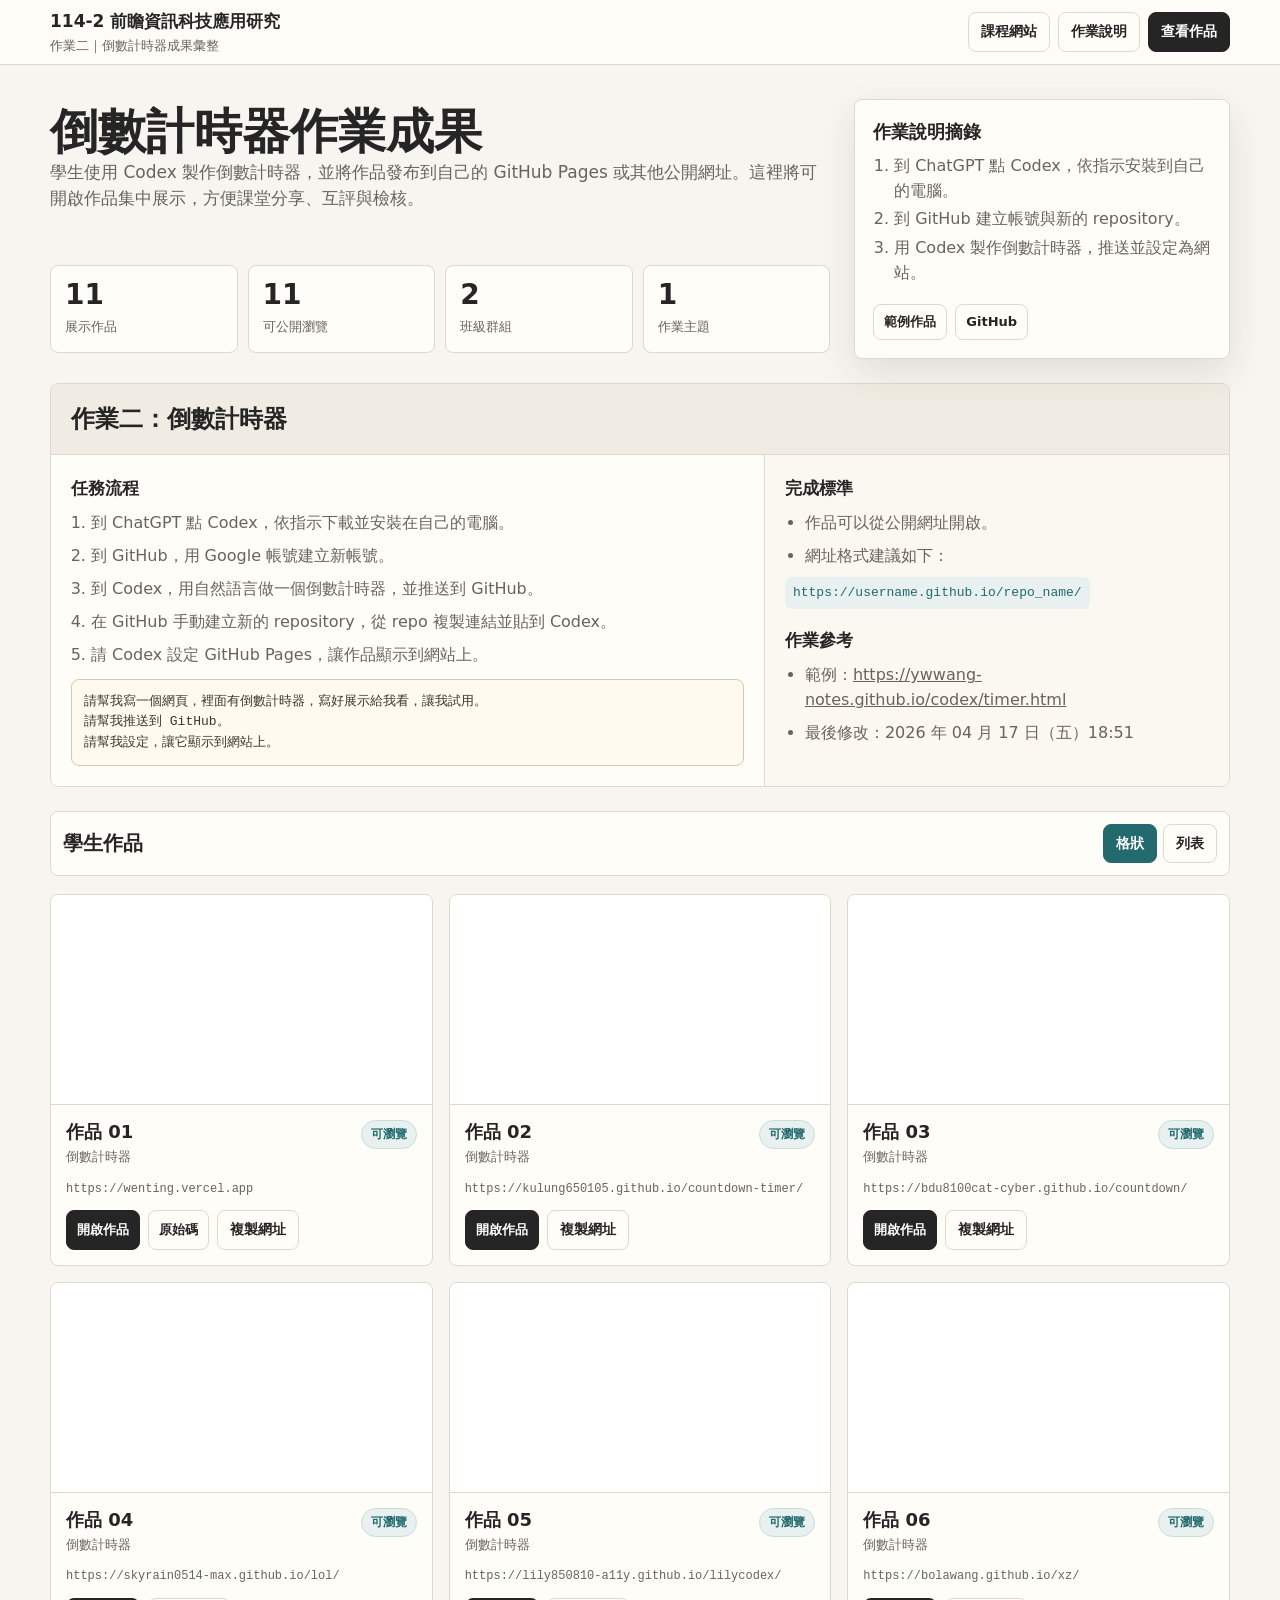
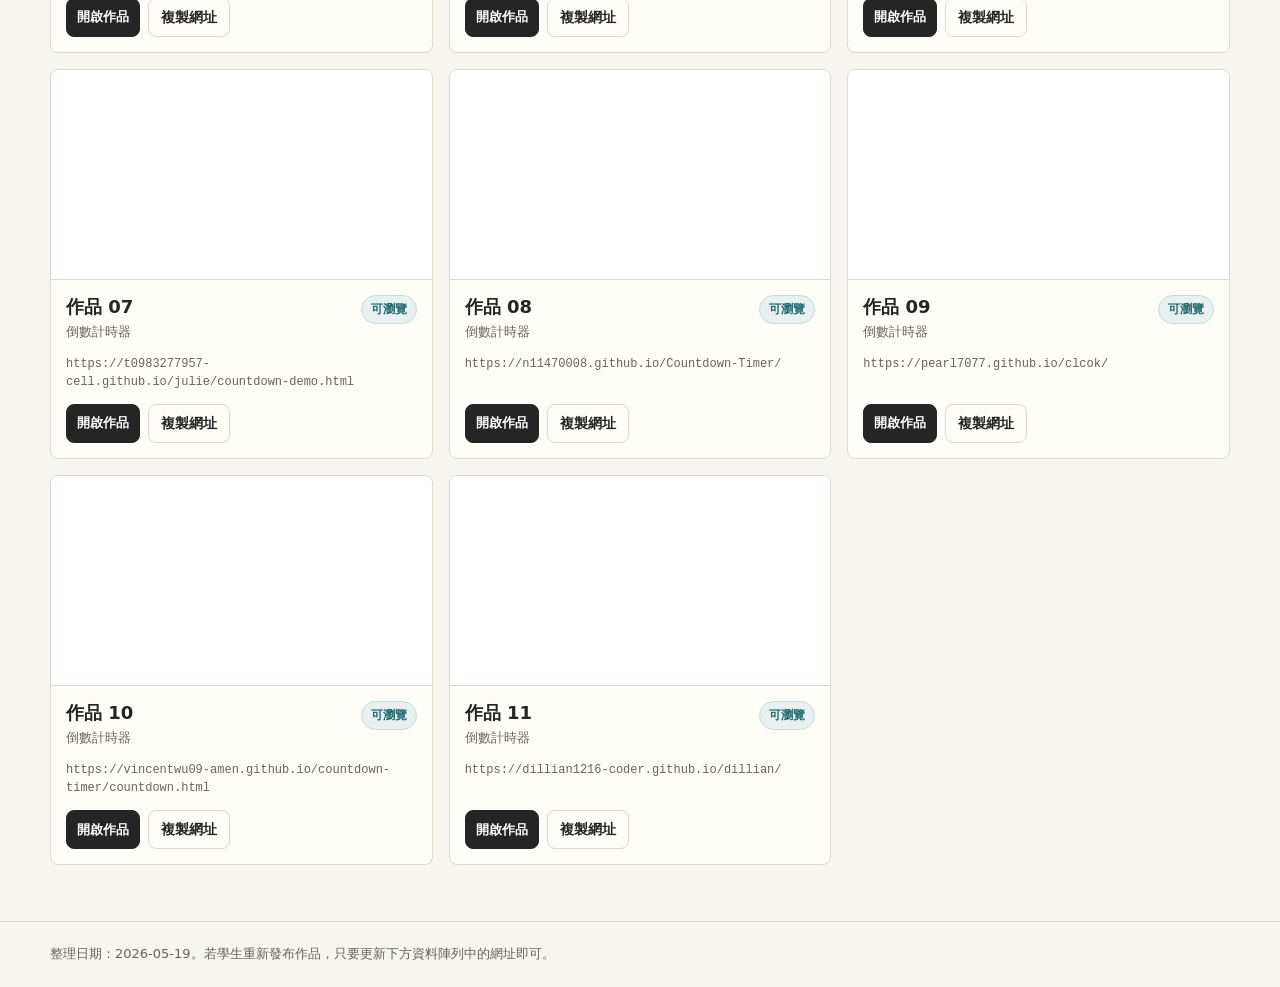
<file: index.html>
<!doctype html>
<html lang="zh-Hant">
<head>
  <meta charset="utf-8">
  <meta name="viewport" content="width=device-width, initial-scale=1">
  <title>114-2 前瞻資訊科技應用研究｜倒數計時器作業成果</title>
  <style>
    :root {
      --bg: #f7f5f0;
      --panel: #fffdf8;
      --ink: #252525;
      --muted: #68635d;
      --line: #ded8ce;
      --accent: #236a6f;
      --accent-2: #a34c2e;
      --accent-3: #5d6f2a;
      --soft: #e8f1ef;
      --warning: #fff2d8;
      --shadow: 0 14px 36px rgba(55, 47, 38, .11);
      font-family: "Noto Sans TC", "Microsoft JhengHei", system-ui, -apple-system, BlinkMacSystemFont, "Segoe UI", sans-serif;
    }

    * { box-sizing: border-box; }

    body {
      margin: 0;
      background: var(--bg);
      color: var(--ink);
      line-height: 1.55;
    }

    a { color: inherit; }

    .wrap {
      width: min(1180px, calc(100% - 32px));
      margin: 0 auto;
    }

    header {
      border-bottom: 1px solid var(--line);
      background: rgba(255, 253, 248, .88);
      backdrop-filter: blur(14px);
      position: sticky;
      top: 0;
      z-index: 10;
    }

    .topbar {
      min-height: 64px;
      display: flex;
      align-items: center;
      justify-content: space-between;
      gap: 16px;
    }

    .brand {
      display: flex;
      flex-direction: column;
      gap: 2px;
      min-width: 0;
    }

    .brand strong {
      font-size: 17px;
      font-weight: 800;
      white-space: nowrap;
      overflow: hidden;
      text-overflow: ellipsis;
    }

    .brand span {
      color: var(--muted);
      font-size: 13px;
    }

    .nav-actions {
      display: flex;
      gap: 8px;
      align-items: center;
      flex-wrap: wrap;
      justify-content: flex-end;
    }

    .button, button, select, input {
      border: 1px solid var(--line);
      background: var(--panel);
      color: var(--ink);
      border-radius: 8px;
      min-height: 38px;
      font: inherit;
    }

    .button, button {
      display: inline-flex;
      align-items: center;
      justify-content: center;
      gap: 7px;
      padding: 8px 12px;
      text-decoration: none;
      cursor: pointer;
      font-weight: 700;
      font-size: 14px;
    }

    button.active {
      background: var(--accent);
      border-color: var(--accent);
      color: white;
    }

    .button.primary {
      background: var(--ink);
      border-color: var(--ink);
      color: white;
    }

    main {
      padding: 34px 0 56px;
    }

    .intro {
      display: grid;
      grid-template-columns: minmax(0, 1.35fr) minmax(280px, .65fr);
      gap: 24px;
      align-items: stretch;
      margin-bottom: 24px;
    }

    .intro h1 {
      margin: 0;
      font-size: clamp(28px, 4vw, 48px);
      line-height: 1.12;
      letter-spacing: 0;
    }

    .intro-copy {
      display: flex;
      flex-direction: column;
      justify-content: space-between;
      gap: 20px;
      min-height: 250px;
      padding: 6px 0;
    }

    .intro-copy p {
      max-width: 780px;
      margin: 0;
      color: var(--muted);
      font-size: 17px;
    }

    .stats {
      display: grid;
      grid-template-columns: repeat(4, minmax(0, 1fr));
      gap: 10px;
    }

    .stat {
      background: var(--panel);
      border: 1px solid var(--line);
      border-radius: 8px;
      padding: 14px;
      min-height: 88px;
    }

    .stat b {
      display: block;
      font-size: 28px;
      line-height: 1.1;
    }

    .stat span {
      display: block;
      color: var(--muted);
      font-size: 13px;
      margin-top: 6px;
    }

    .brief {
      background: var(--panel);
      border: 1px solid var(--line);
      border-radius: 8px;
      padding: 18px;
      box-shadow: var(--shadow);
      display: flex;
      flex-direction: column;
      justify-content: space-between;
      gap: 18px;
    }

    .brief h2 {
      margin: 0 0 8px;
      font-size: 18px;
    }

    .brief ol {
      margin: 0;
      padding-left: 1.3em;
      color: var(--muted);
    }

    .brief li + li {
      margin-top: 4px;
    }

    .assignment {
      margin-bottom: 24px;
      background: var(--panel);
      border: 1px solid var(--line);
      border-radius: 8px;
      overflow: hidden;
    }

    .assignment-head {
      display: flex;
      justify-content: space-between;
      align-items: flex-start;
      gap: 18px;
      padding: 20px;
      border-bottom: 1px solid var(--line);
      background: #f1ece3;
    }

    .assignment h2 {
      margin: 0;
      font-size: 24px;
      line-height: 1.25;
    }

    .assignment .subtitle {
      color: var(--muted);
      margin: 6px 0 0;
    }

    .assignment-grid {
      display: grid;
      grid-template-columns: minmax(0, 1fr) minmax(260px, .65fr);
      gap: 0;
    }

    .assignment-block {
      padding: 20px;
      border-right: 1px solid var(--line);
    }

    .assignment-side {
      padding: 20px;
      background: #fbf8f1;
    }

    .assignment h3 {
      margin: 0 0 10px;
      font-size: 17px;
    }

    .assignment ol, .assignment ul {
      margin: 0;
      padding-left: 1.25em;
      color: var(--muted);
    }

    .assignment li + li {
      margin-top: 8px;
    }

    .prompt-box {
      margin-top: 12px;
      padding: 12px;
      border: 1px solid #d6c7b0;
      border-radius: 8px;
      background: #fffaf0;
      color: #3d352c;
      font-family: ui-monospace, SFMono-Regular, Consolas, "Liberation Mono", monospace;
      font-size: 13px;
      overflow-wrap: anywhere;
    }

    .format-example {
      display: inline-block;
      margin-top: 8px;
      padding: 6px 8px;
      border-radius: 6px;
      background: var(--soft);
      color: var(--accent);
      font-family: ui-monospace, SFMono-Regular, Consolas, "Liberation Mono", monospace;
      font-size: 13px;
      overflow-wrap: anywhere;
    }

    .toolbar {
      display: grid;
      grid-template-columns: minmax(220px, 1fr) 180px 170px auto;
      gap: 10px;
      align-items: center;
      padding: 12px;
      background: var(--panel);
      border: 1px solid var(--line);
      border-radius: 8px;
      margin-bottom: 18px;
    }

    input, select {
      width: 100%;
      padding: 8px 10px;
    }

    .view-toggle {
      display: flex;
      gap: 6px;
      justify-content: flex-end;
    }

    .gallery {
      display: grid;
      grid-template-columns: repeat(3, minmax(0, 1fr));
      gap: 16px;
    }

    .gallery.list {
      grid-template-columns: 1fr;
    }

    .card {
      background: var(--panel);
      border: 1px solid var(--line);
      border-radius: 8px;
      overflow: hidden;
      display: flex;
      flex-direction: column;
      min-height: 360px;
    }

    .gallery.list .card {
      min-height: 0;
      display: grid;
      grid-template-columns: 360px minmax(0, 1fr);
    }

    .preview {
      height: 210px;
      background: #eee7dc;
      border-bottom: 1px solid var(--line);
      position: relative;
      overflow: hidden;
    }

    .gallery.list .preview {
      height: 100%;
      min-height: 230px;
      border-bottom: 0;
      border-right: 1px solid var(--line);
    }

    iframe {
      width: 100%;
      height: 100%;
      border: 0;
      background: white;
    }

    .empty-preview {
      min-height: 210px;
      height: 100%;
      display: flex;
      align-items: center;
      justify-content: center;
      padding: 22px;
      text-align: center;
      color: var(--muted);
      background: var(--warning);
      font-weight: 700;
    }

    .card-body {
      padding: 15px;
      display: flex;
      flex-direction: column;
      gap: 12px;
      flex: 1;
    }

    .meta {
      display: flex;
      justify-content: space-between;
      gap: 12px;
      align-items: flex-start;
    }

    .student {
      min-width: 0;
    }

    .student h3 {
      margin: 0;
      font-size: 18px;
      line-height: 1.28;
    }

    .student p {
      margin: 4px 0 0;
      color: var(--muted);
      font-size: 13px;
    }

    .badge {
      flex: 0 0 auto;
      border-radius: 999px;
      padding: 4px 9px;
      font-size: 12px;
      font-weight: 800;
      background: var(--soft);
      color: var(--accent);
      border: 1px solid #c5ddda;
    }

    .badge.issue {
      background: var(--warning);
      color: var(--accent-2);
      border-color: #f0d5a0;
    }

    .url {
      color: var(--muted);
      font-family: ui-monospace, SFMono-Regular, Consolas, "Liberation Mono", monospace;
      font-size: 12px;
      overflow-wrap: anywhere;
      margin: 0;
    }

    .card-actions {
      display: flex;
      flex-wrap: wrap;
      gap: 8px;
      margin-top: auto;
    }

    .card-actions .button {
      min-height: 34px;
      font-size: 13px;
      padding: 7px 10px;
    }

    .note {
      border: 1px solid var(--line);
      border-radius: 8px;
      background: var(--panel);
      padding: 16px;
    }

    .note h2 {
      margin: 0 0 10px;
      font-size: 18px;
    }

    .note ul {
      margin: 0;
      padding-left: 1.2em;
      color: var(--muted);
    }

    .note li + li {
      margin-top: 6px;
    }

    .hidden { display: none !important; }

    footer {
      color: var(--muted);
      border-top: 1px solid var(--line);
      padding: 22px 0;
      font-size: 13px;
    }

    @media (max-width: 980px) {
      .intro {
        grid-template-columns: 1fr;
      }

      .assignment-grid {
        grid-template-columns: 1fr;
      }

      .assignment-block {
        border-right: 0;
        border-bottom: 1px solid var(--line);
      }

      .gallery {
        grid-template-columns: repeat(2, minmax(0, 1fr));
      }

      .toolbar {
        grid-template-columns: 1fr 1fr;
      }
    }

    @media (max-width: 720px) {
      .wrap {
        width: min(100% - 20px, 1180px);
      }

      .topbar {
        align-items: flex-start;
        flex-direction: column;
        padding: 12px 0;
      }

      .nav-actions {
        width: 100%;
        justify-content: flex-start;
      }

      .assignment-head {
        flex-direction: column;
      }

      .stats {
        grid-template-columns: repeat(2, minmax(0, 1fr));
      }

      .toolbar, .gallery, .gallery.list {
        grid-template-columns: 1fr;
      }

      .gallery.list .card {
        display: flex;
      }

      .gallery.list .preview {
        height: 210px;
        border-right: 0;
        border-bottom: 1px solid var(--line);
      }
    }
  </style>
</head>
<body>
  <header>
    <div class="wrap topbar">
      <div class="brand">
        <strong>114-2 前瞻資訊科技應用研究</strong>
        <span>作業二｜倒數計時器成果彙整</span>
      </div>
      <nav class="nav-actions" aria-label="相關連結">
        <a class="button" href="https://yw-notes.notion.site/114-2-30fa7ad3a9ca8058865edc50eab7c804" target="_blank" rel="noreferrer">課程網站</a>
        <a class="button" href="#assignment">作業說明</a>
        <a class="button primary" href="#works">查看作品</a>
      </nav>
    </div>
  </header>

  <main>
    <section class="wrap intro" aria-labelledby="page-title">
      <div class="intro-copy">
        <div>
          <h1 id="page-title">倒數計時器作業成果</h1>
          <p>學生使用 Codex 製作倒數計時器，並將作品發布到自己的 GitHub Pages 或其他公開網址。這裡將可開啟作品集中展示，方便課堂分享、互評與檢核。</p>
        </div>
        <div class="stats" aria-label="繳交統計">
          <div class="stat"><b id="totalCount">11</b><span>展示作品</span></div>
          <div class="stat"><b id="liveCount">11</b><span>可公開瀏覽</span></div>
          <div class="stat"><b>2</b><span>班級群組</span></div>
          <div class="stat"><b>1</b><span>作業主題</span></div>
        </div>
      </div>
      <aside class="brief">
        <div>
          <h2>作業說明摘錄</h2>
          <ol>
            <li>到 ChatGPT 點 Codex，依指示安裝到自己的電腦。</li>
            <li>到 GitHub 建立帳號與新的 repository。</li>
            <li>用 Codex 製作倒數計時器，推送並設定為網站。</li>
          </ol>
        </div>
        <div class="card-actions">
          <a class="button" href="https://ywwang-notes.github.io/codex/timer.html" target="_blank" rel="noreferrer">範例作品</a>
          <a class="button" href="https://github.com/" target="_blank" rel="noreferrer">GitHub</a>
        </div>
      </aside>
    </section>

    <section class="wrap assignment" id="assignment" aria-labelledby="assignment-title">
      <div class="assignment-head">
        <div>
          <h2 id="assignment-title">作業二：倒數計時器</h2>
        </div>
      </div>
      <div class="assignment-grid">
        <div class="assignment-block">
          <h3>任務流程</h3>
          <ol>
            <li>到 ChatGPT 點 Codex，依指示下載並安裝在自己的電腦。</li>
            <li>到 GitHub，用 Google 帳號建立新帳號。</li>
            <li>到 Codex，用自然語言做一個倒數計時器，並推送到 GitHub。</li>
            <li>在 GitHub 手動建立新的 repository，從 repo 複製連結並貼到 Codex。</li>
            <li>請 Codex 設定 GitHub Pages，讓作品顯示到網站上。</li>
          </ol>
          <div class="prompt-box">
            請幫我寫一個網頁，裡面有倒數計時器，寫好展示給我看，讓我試用。<br>
            請幫我推送到 GitHub。<br>
            請幫我設定，讓它顯示到網站上。
          </div>
        </div>
        <aside class="assignment-side">
          <h3>完成標準</h3>
          <ul>
            <li>作品可以從公開網址開啟。</li>
            <li>網址格式建議如下：</li>
          </ul>
          <span class="format-example">https://username.github.io/repo_name/</span>
          <h3 style="margin-top:18px;">作業參考</h3>
          <ul>
            <li>範例：<a href="https://ywwang-notes.github.io/codex/timer.html" target="_blank" rel="noreferrer">https://ywwang-notes.github.io/codex/timer.html</a></li>
            <li>最後修改：2026 年 04 月 17 日（五）18:51</li>
          </ul>
        </aside>
      </div>
    </section>

    <section class="wrap" id="works" aria-labelledby="works-title">
      <div class="toolbar" style="grid-template-columns: 1fr auto;">
        <h2 id="works-title" style="margin:0;font-size:20px;">學生作品</h2>
        <div class="view-toggle" aria-label="切換檢視">
          <button id="gridBtn" class="active" type="button" aria-pressed="true">格狀</button>
          <button id="listBtn" type="button" aria-pressed="false">列表</button>
        </div>
      </div>
      <div id="gallery" class="gallery" aria-live="polite"></div>
    </section>
  </main>

  <footer>
    <div class="wrap">整理日期：2026-05-19。若學生重新發布作品，只要更新下方資料陣列中的網址即可。</div>
  </footer>

  <script>
    const submissions = [
      { title: "作品 01", url: "https://wenting.vercel.app", repo: "https://github.com/wenwenliu73/wenting", status: "live" },
      { title: "作品 02", url: "https://kulung650105.github.io/countdown-timer/", status: "live" },
      { title: "作品 03", url: "https://bdu8100cat-cyber.github.io/countdown/", status: "live" },
      { title: "作品 04", url: "https://skyrain0514-max.github.io/lol/", status: "live" },
      { title: "作品 05", url: "https://lily850810-a11y.github.io/lilycodex/", status: "live" },
      { title: "作品 06", url: "https://bolawang.github.io/xz/", status: "live" },
      { title: "作品 07", url: "https://t0983277957-cell.github.io/julie/countdown-demo.html", status: "live" },
      { title: "作品 08", url: "https://n11470008.github.io/Countdown-Timer/", status: "live" },
      { title: "作品 09", url: "https://pearl7077.github.io/clcok/", status: "live" },
      { title: "作品 10", url: "https://vincentwu09-amen.github.io/countdown-timer/countdown.html", status: "live" },
      { title: "作品 11", url: "https://dillian1216-coder.github.io/dillian/", status: "live" }
    ];

    const gallery = document.querySelector("#gallery");
    const gridBtn = document.querySelector("#gridBtn");
    const listBtn = document.querySelector("#listBtn");

    function isPublicUrl(item) {
      return item.status === "live" && /^https?:\/\//.test(item.url);
    }

    function card(item) {
      const preview = isPublicUrl(item)
        ? `<iframe loading="lazy" title="${item.title}倒數計時器預覽" src="${item.url}" sandbox="allow-scripts allow-same-origin allow-forms allow-popups"></iframe>`
        : `<div class="empty-preview">${item.note || "未提供公開網址"}</div>`;

      const repoButton = item.repo
        ? `<a class="button" href="${item.repo}" target="_blank" rel="noreferrer">原始碼</a>`
        : "";

      const openButton = isPublicUrl(item)
        ? `<a class="button primary" href="${item.url}" target="_blank" rel="noreferrer">開啟作品</a>`
        : "";

      const copyButton = item.url
        ? `<button type="button" data-copy="${item.url}">複製網址</button>`
        : "";

      return `
        <article class="card">
          <div class="preview">${preview}</div>
          <div class="card-body">
            <div class="meta">
              <div class="student">
                <h3>${item.title}</h3>
                <p>倒數計時器</p>
              </div>
              <span class="badge ${item.status === "issue" ? "issue" : ""}">${item.status === "live" ? "可瀏覽" : "待補"}</span>
            </div>
            <p class="url">${item.url || item.note}</p>
            <div class="card-actions">${openButton}${repoButton}${copyButton}</div>
          </div>
        </article>`;
    }

    function render() {
      gallery.innerHTML = submissions.map(card).join("");
    }

    function setView(view) {
      const list = view === "list";
      gallery.classList.toggle("list", list);
      gridBtn.classList.toggle("active", !list);
      listBtn.classList.toggle("active", list);
      gridBtn.setAttribute("aria-pressed", String(!list));
      listBtn.setAttribute("aria-pressed", String(list));
    }

    document.addEventListener("click", async (event) => {
      const button = event.target.closest("[data-copy]");
      if (!button) return;
      await navigator.clipboard.writeText(button.dataset.copy);
      const oldText = button.textContent;
      button.textContent = "已複製";
      setTimeout(() => { button.textContent = oldText; }, 1200);
    });

    gridBtn.addEventListener("click", () => setView("grid"));
    listBtn.addEventListener("click", () => setView("list"));

    document.querySelector("#totalCount").textContent = submissions.length;
    document.querySelector("#liveCount").textContent = submissions.filter(isPublicUrl).length;
    render();
  </script>
</body>
</html>
</file>
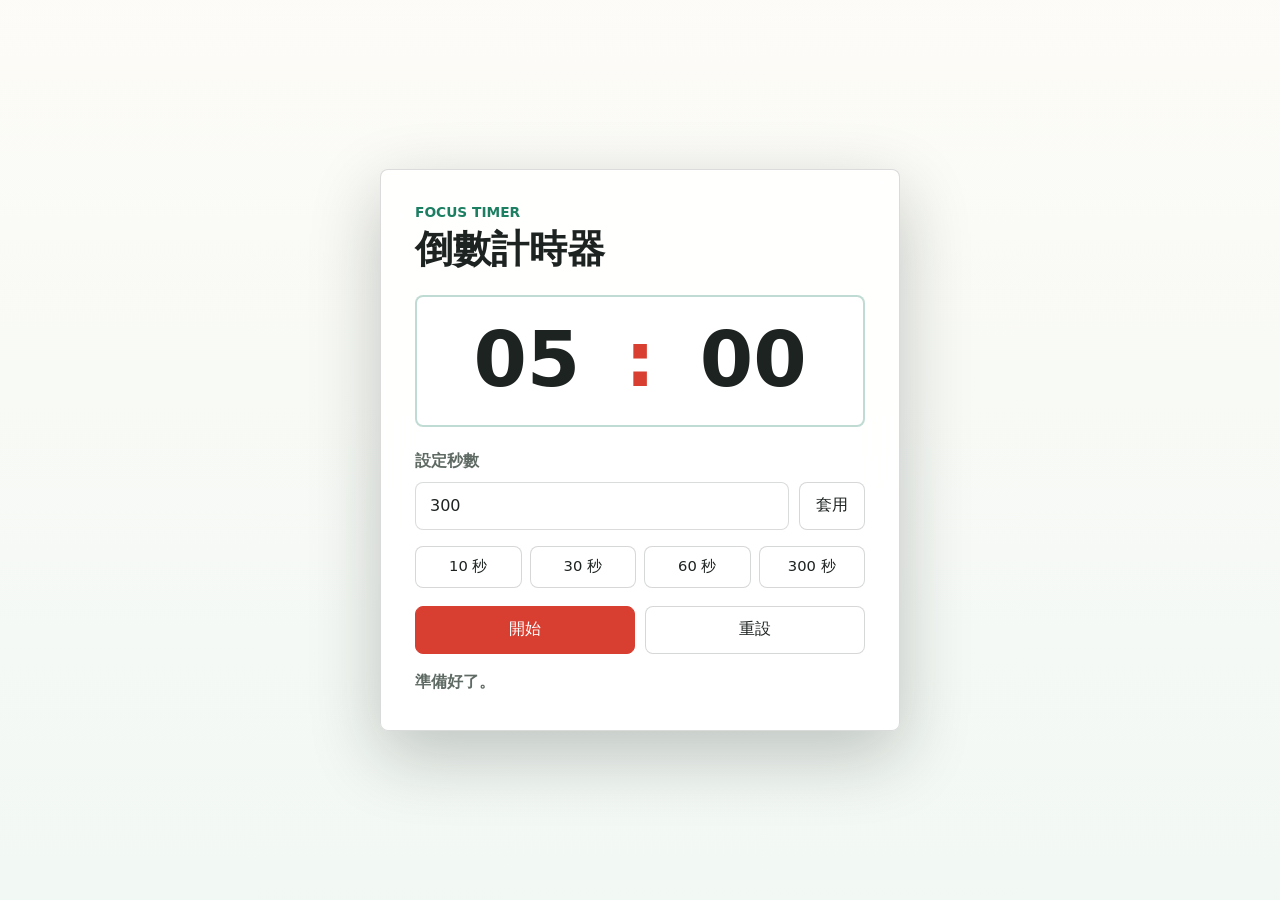
<file: timer.html>
<!doctype html>
<html lang="zh-Hant">
  <head>
    <meta charset="utf-8">
    <meta name="viewport" content="width=device-width, initial-scale=1">
    <title>倒數計時器</title>
    <style>
      :root {
        color-scheme: light;
        --ink: #1d2321;
        --muted: #5f6a64;
        --paper: rgba(255, 255, 255, 0.88);
        --line: rgba(29, 35, 33, 0.16);
        --accent: #d83f31;
        --accent-dark: #a62d24;
        --green: #1d7f62;
        --gold: #f1c64b;
        --shadow: 0 24px 70px rgba(17, 24, 20, 0.24);
      }

      * {
        box-sizing: border-box;
      }

      html,
      body {
        min-height: 100%;
      }

      body {
        margin: 0;
        font-family: "Segoe UI", "Microsoft JhengHei", system-ui, sans-serif;
        color: var(--ink);
        background:
          linear-gradient(rgba(252, 250, 244, 0.72), rgba(238, 246, 241, 0.78)),
          url("https://images.unsplash.com/photo-1499728603263-13726abce5fd?auto=format&fit=crop&w=1800&q=80") center / cover fixed;
      }

      button,
      input {
        font: inherit;
      }

      .timer-shell {
        min-height: 100vh;
        display: grid;
        place-items: center;
        padding: 32px 18px;
      }

      .timer-panel {
        width: min(100%, 520px);
        padding: 34px;
        border: 1px solid var(--line);
        border-radius: 8px;
        background: var(--paper);
        box-shadow: var(--shadow);
        backdrop-filter: blur(16px);
      }

      .eyebrow {
        margin: 0 0 8px;
        color: var(--green);
        font-size: 0.86rem;
        font-weight: 800;
        letter-spacing: 0;
        text-transform: uppercase;
      }

      h1 {
        margin: 0 0 24px;
        font-size: clamp(2rem, 2.4rem, 2.4rem);
        line-height: 1.1;
      }

      .time-display {
        display: grid;
        grid-template-columns: minmax(0, 1fr) auto minmax(0, 1fr);
        align-items: center;
        gap: 8px;
        min-height: 132px;
        margin-bottom: 24px;
        padding: 20px;
        border: 2px solid rgba(29, 127, 98, 0.28);
        border-radius: 8px;
        background: rgba(255, 255, 255, 0.72);
        font-variant-numeric: tabular-nums;
        text-align: center;
      }

      .time-display span {
        display: block;
        font-size: clamp(4rem, 4.8rem, 4.8rem);
        font-weight: 800;
        line-height: 1;
      }

      .time-display .separator {
        color: var(--accent);
      }

      .time-form {
        display: grid;
        gap: 10px;
        margin-bottom: 16px;
      }

      label {
        color: var(--muted);
        font-weight: 700;
      }

      .input-row {
        display: grid;
        grid-template-columns: minmax(0, 1fr) auto;
        gap: 10px;
      }

      input {
        width: 100%;
        min-height: 48px;
        border: 1px solid var(--line);
        border-radius: 8px;
        padding: 0 14px;
        color: var(--ink);
        background: rgba(255, 255, 255, 0.92);
      }

      button {
        min-height: 48px;
        border: 1px solid rgba(29, 35, 33, 0.18);
        border-radius: 8px;
        padding: 0 16px;
        color: var(--ink);
        background: rgba(255, 255, 255, 0.9);
        cursor: pointer;
        transition: transform 140ms ease, border-color 140ms ease, background 140ms ease;
      }

      button:hover {
        transform: translateY(-1px);
        border-color: rgba(29, 127, 98, 0.45);
      }

      button:focus-visible,
      input:focus-visible {
        outline: 3px solid rgba(241, 198, 75, 0.8);
        outline-offset: 2px;
      }

      .quick-times {
        display: grid;
        grid-template-columns: repeat(4, minmax(0, 1fr));
        gap: 8px;
        margin-bottom: 18px;
      }

      .quick-times button {
        min-height: 42px;
        padding: 0 8px;
        font-size: 0.92rem;
      }

      .controls {
        display: grid;
        grid-template-columns: 1fr 1fr;
        gap: 10px;
      }

      .primary {
        border-color: var(--accent);
        color: #fff;
        background: var(--accent);
      }

      .primary:hover {
        border-color: var(--accent-dark);
        background: var(--accent-dark);
      }

      .status {
        min-height: 24px;
        margin: 18px 0 0;
        color: var(--muted);
        font-weight: 700;
      }

      .timer-panel.finished {
        animation: pulse 900ms ease-in-out 3;
      }

      @keyframes pulse {
        50% {
          border-color: var(--accent);
          box-shadow: 0 24px 80px rgba(216, 63, 49, 0.36);
        }
      }

      @media (max-width: 520px) {
        .timer-shell {
          align-items: stretch;
          padding: 16px;
        }

        .timer-panel {
          display: grid;
          align-content: center;
          padding: 24px;
        }

        .time-display {
          min-height: 112px;
          padding: 14px;
        }

        .time-display span {
          font-size: clamp(3.1rem, 3.4rem, 3.4rem);
        }

        .quick-times {
          grid-template-columns: repeat(2, minmax(0, 1fr));
        }
      }
    </style>
  </head>
  <body>
    <main class="timer-shell">
      <section class="timer-panel" aria-labelledby="page-title">
        <p class="eyebrow">Focus Timer</p>
        <h1 id="page-title">倒數計時器</h1>

        <div class="time-display" aria-live="polite" aria-atomic="true">
          <span id="minutes">05</span>
          <span class="separator">:</span>
          <span id="seconds">00</span>
        </div>

        <form class="time-form" id="time-form">
          <label for="duration">設定秒數</label>
          <div class="input-row">
            <input id="duration" name="duration" type="number" min="1" max="359940" value="300" inputmode="numeric">
            <button type="submit">套用</button>
          </div>
        </form>

        <div class="quick-times" aria-label="快速設定">
          <button type="button" data-seconds="10">10 秒</button>
          <button type="button" data-seconds="30">30 秒</button>
          <button type="button" data-seconds="60">60 秒</button>
          <button type="button" data-seconds="300">300 秒</button>
        </div>

        <div class="controls">
          <button class="primary" id="start-pause" type="button">開始</button>
          <button id="reset" type="button">重設</button>
        </div>

        <p class="status" id="status">準備好了。</p>
      </section>
    </main>

    <audio id="alarm" preload="auto">
      <source src="[data-uri]" type="audio/wav">
    </audio>
    <script>
      const minutesEl = document.querySelector("#minutes");
      const secondsEl = document.querySelector("#seconds");
      const form = document.querySelector("#time-form");
      const durationInput = document.querySelector("#duration");
      const startPauseBtn = document.querySelector("#start-pause");
      const resetBtn = document.querySelector("#reset");
      const statusEl = document.querySelector("#status");
      const quickButtons = document.querySelectorAll("[data-seconds]");
      const panel = document.querySelector(".timer-panel");
      let audioContext = null;

      let totalSeconds = 5 * 60;
      let remainingSeconds = totalSeconds;
      let timerId = null;
      let isRunning = false;

      function formatTime(value) {
        return String(value).padStart(2, "0");
      }

      function updateDisplay() {
        const minutes = Math.floor(remainingSeconds / 60);
        const seconds = remainingSeconds % 60;
        minutesEl.textContent = formatTime(minutes);
        secondsEl.textContent = formatTime(seconds);
        document.title = `${formatTime(minutes)}:${formatTime(seconds)} 倒數計時器`;
      }

      function setStatus(message) {
        statusEl.textContent = message;
      }

      function stopTimer() {
        window.clearInterval(timerId);
        timerId = null;
        isRunning = false;
        startPauseBtn.textContent = "開始";
      }

      function setDuration(seconds) {
        const safeSeconds = Math.min(Math.max(Number(seconds) || 1, 1), 359940);
        totalSeconds = safeSeconds;
        remainingSeconds = totalSeconds;
        durationInput.value = safeSeconds;
        panel.classList.remove("finished");
        stopTimer();
        updateDisplay();
        setStatus(`已設定 ${safeSeconds} 秒。`);
      }

      function finishTimer() {
        stopTimer();
        remainingSeconds = 0;
        updateDisplay();
        panel.classList.remove("finished");
        void panel.offsetWidth;
        panel.classList.add("finished");
        setStatus("時間到。");
        playAlarm();
      }

      function playTone(startTime, frequency, duration, volume) {
        const oscillator = audioContext.createOscillator();
        const gain = audioContext.createGain();

        oscillator.type = "sine";
        oscillator.frequency.setValueAtTime(frequency, startTime);
        gain.gain.setValueAtTime(0.0001, startTime);
        gain.gain.exponentialRampToValueAtTime(volume, startTime + 0.03);
        gain.gain.exponentialRampToValueAtTime(0.0001, startTime + duration);

        oscillator.connect(gain);
        gain.connect(audioContext.destination);
        oscillator.start(startTime);
        oscillator.stop(startTime + duration + 0.04);
      }

      function playAlarm() {
        const AudioContext = window.AudioContext || window.webkitAudioContext;

        if (!AudioContext) {
          return;
        }

        audioContext = audioContext || new AudioContext();

        audioContext.resume().then(() => {
          const now = audioContext.currentTime;
          const tones = [
            [0, 880],
            [0.42, 660],
            [0.84, 880],
            [1.26, 660],
            [1.68, 988],
            [2.1, 740],
            [2.52, 988],
          ];

          tones.forEach(([offset, frequency]) => {
            playTone(now + offset, frequency, 0.34, 0.18);
          });
        });
      }

      function tick() {
        if (remainingSeconds <= 1) {
          finishTimer();
          return;
        }

        remainingSeconds -= 1;
        updateDisplay();
      }

      function startTimer() {
        if (remainingSeconds <= 0) {
          remainingSeconds = totalSeconds;
        }

        isRunning = true;
        startPauseBtn.textContent = "暫停";
        setStatus("倒數中。");
        timerId = window.setInterval(tick, 1000);
      }

      form.addEventListener("submit", (event) => {
        event.preventDefault();
        setDuration(durationInput.value);
      });

      quickButtons.forEach((button) => {
        button.addEventListener("click", () => {
          setDuration(button.dataset.seconds);
        });
      });

      startPauseBtn.addEventListener("click", () => {
        if (isRunning) {
          stopTimer();
          setStatus("已暫停。");
          return;
        }

        startTimer();
      });

      resetBtn.addEventListener("click", () => {
        remainingSeconds = totalSeconds;
        panel.classList.remove("finished");
        stopTimer();
        updateDisplay();
        setStatus("已重設。");
      });

      updateDisplay();
    </script>
  </body>
</html>
</file>
